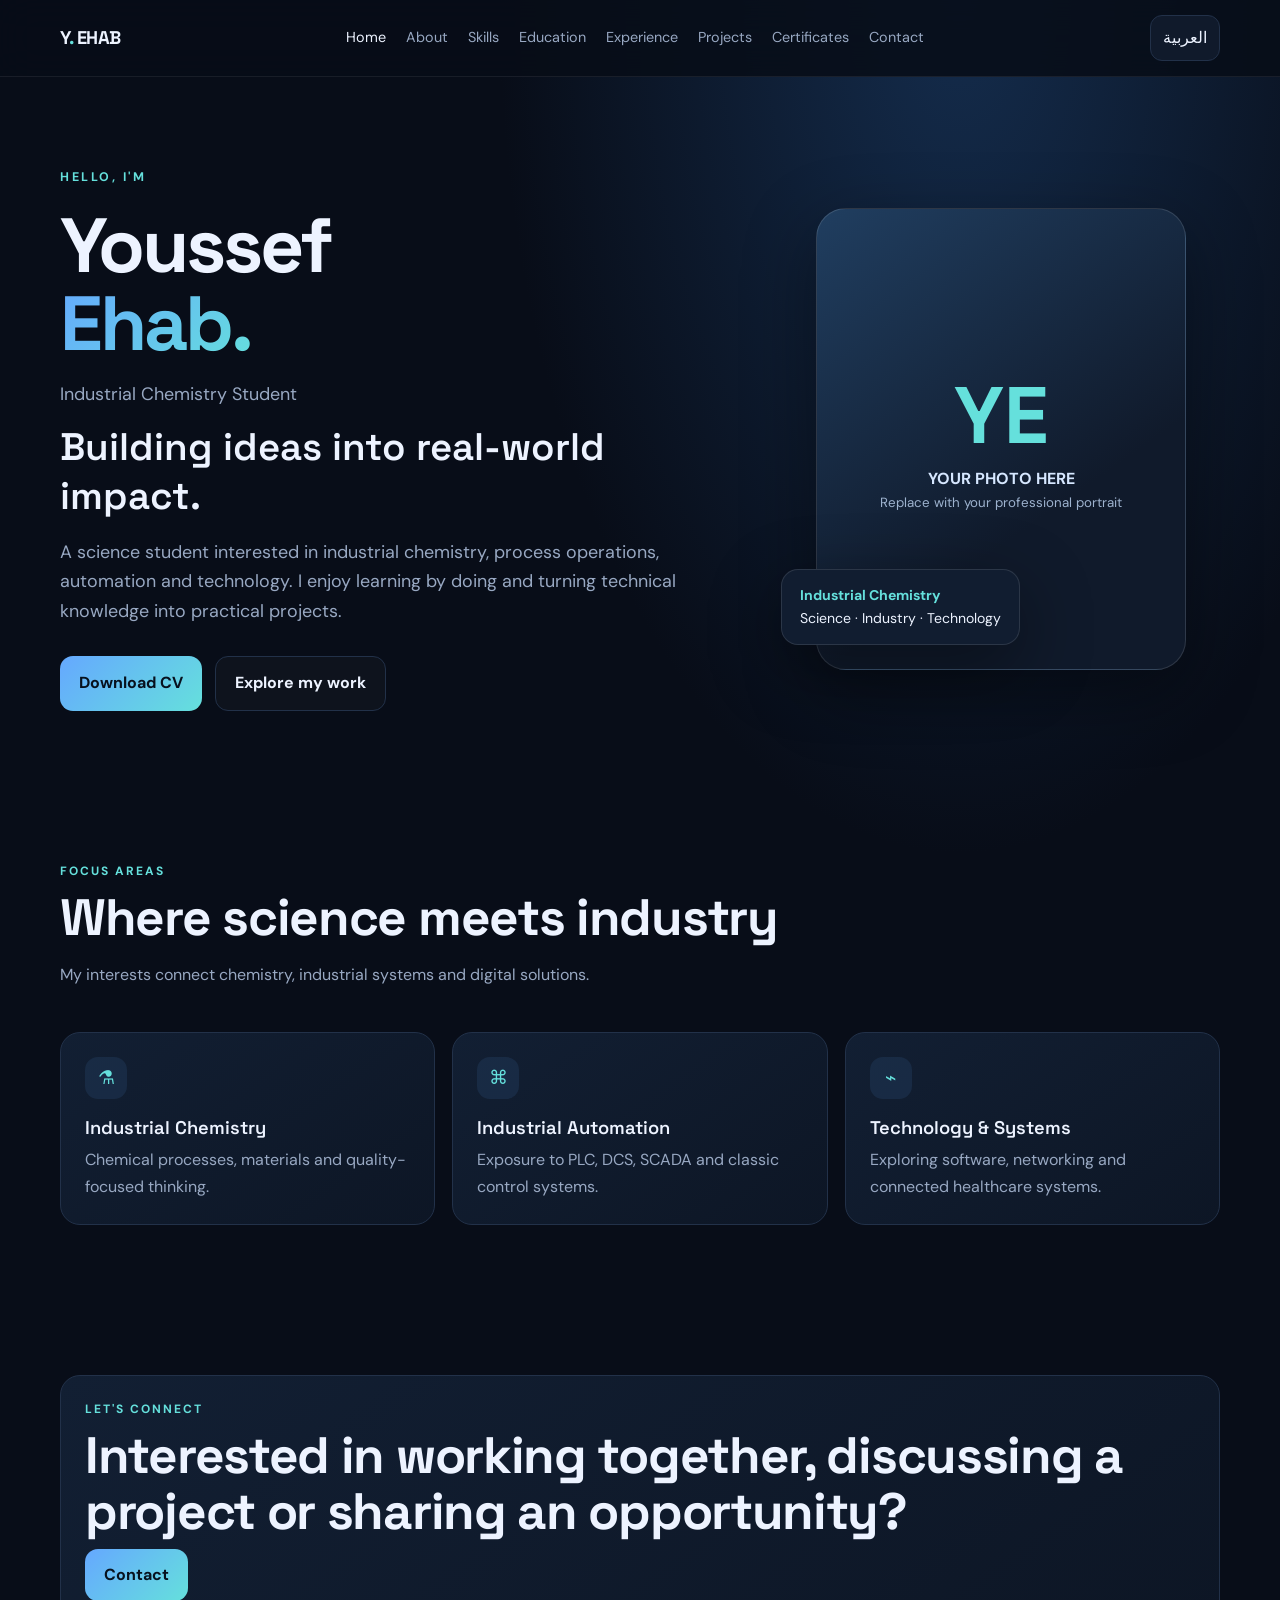
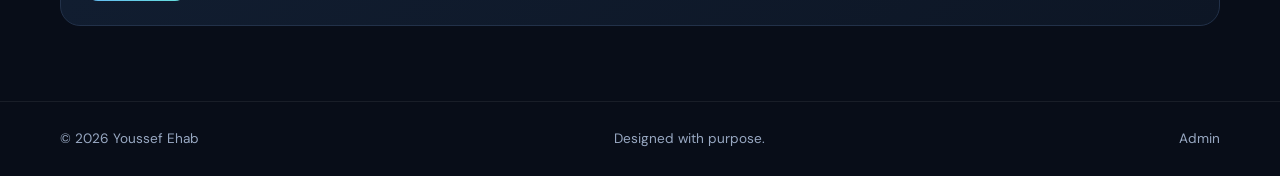
<file: index.html>
<!doctype html>
<html lang="en" dir="ltr"><head><meta charset="utf-8"><meta name="viewport" content="width=device-width,initial-scale=1"><meta name="description" content="Youssef Ehab — Industrial Chemistry student portfolio"><title>Youssef Ehab | Personal Portfolio</title><link rel="stylesheet" href="assets/css/style.css"></head>
<body data-page="home"><div id="header"></div><main id="pageContent"></main><div id="footer"></div><script src="assets/js/app.js"></script></body></html>
</file>
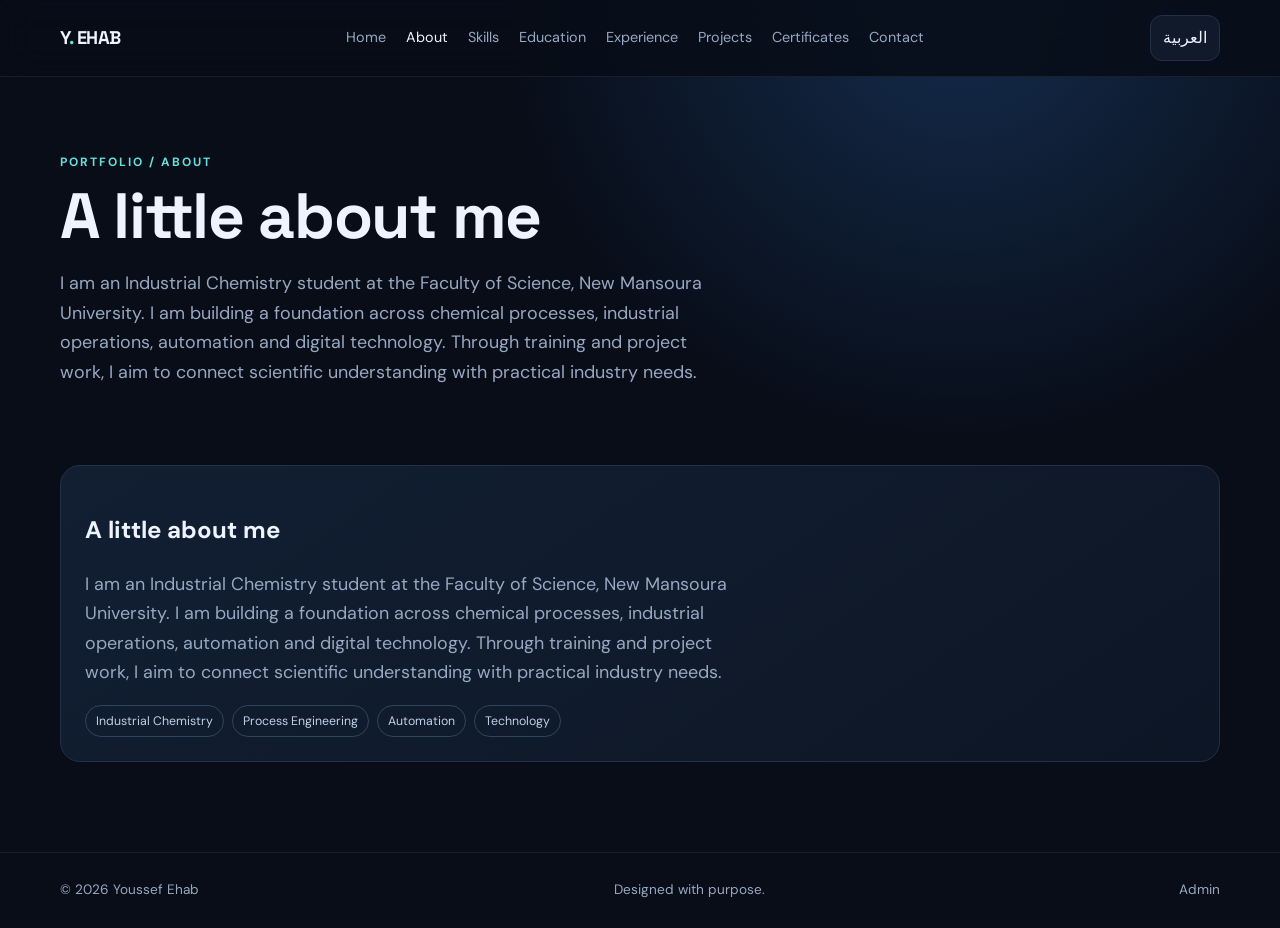
<file: about.html>
<!doctype html>
<html lang="en" dir="ltr"><head><meta charset="utf-8"><meta name="viewport" content="width=device-width,initial-scale=1"><meta name="description" content="Youssef Ehab — Industrial Chemistry student portfolio"><title>Youssef Ehab | Personal Portfolio</title><link rel="stylesheet" href="assets/css/style.css"></head>
<body data-page="about"><div id="header"></div><main id="pageContent"></main><div id="footer"></div><script src="assets/js/app.js"></script></body></html>
</file>
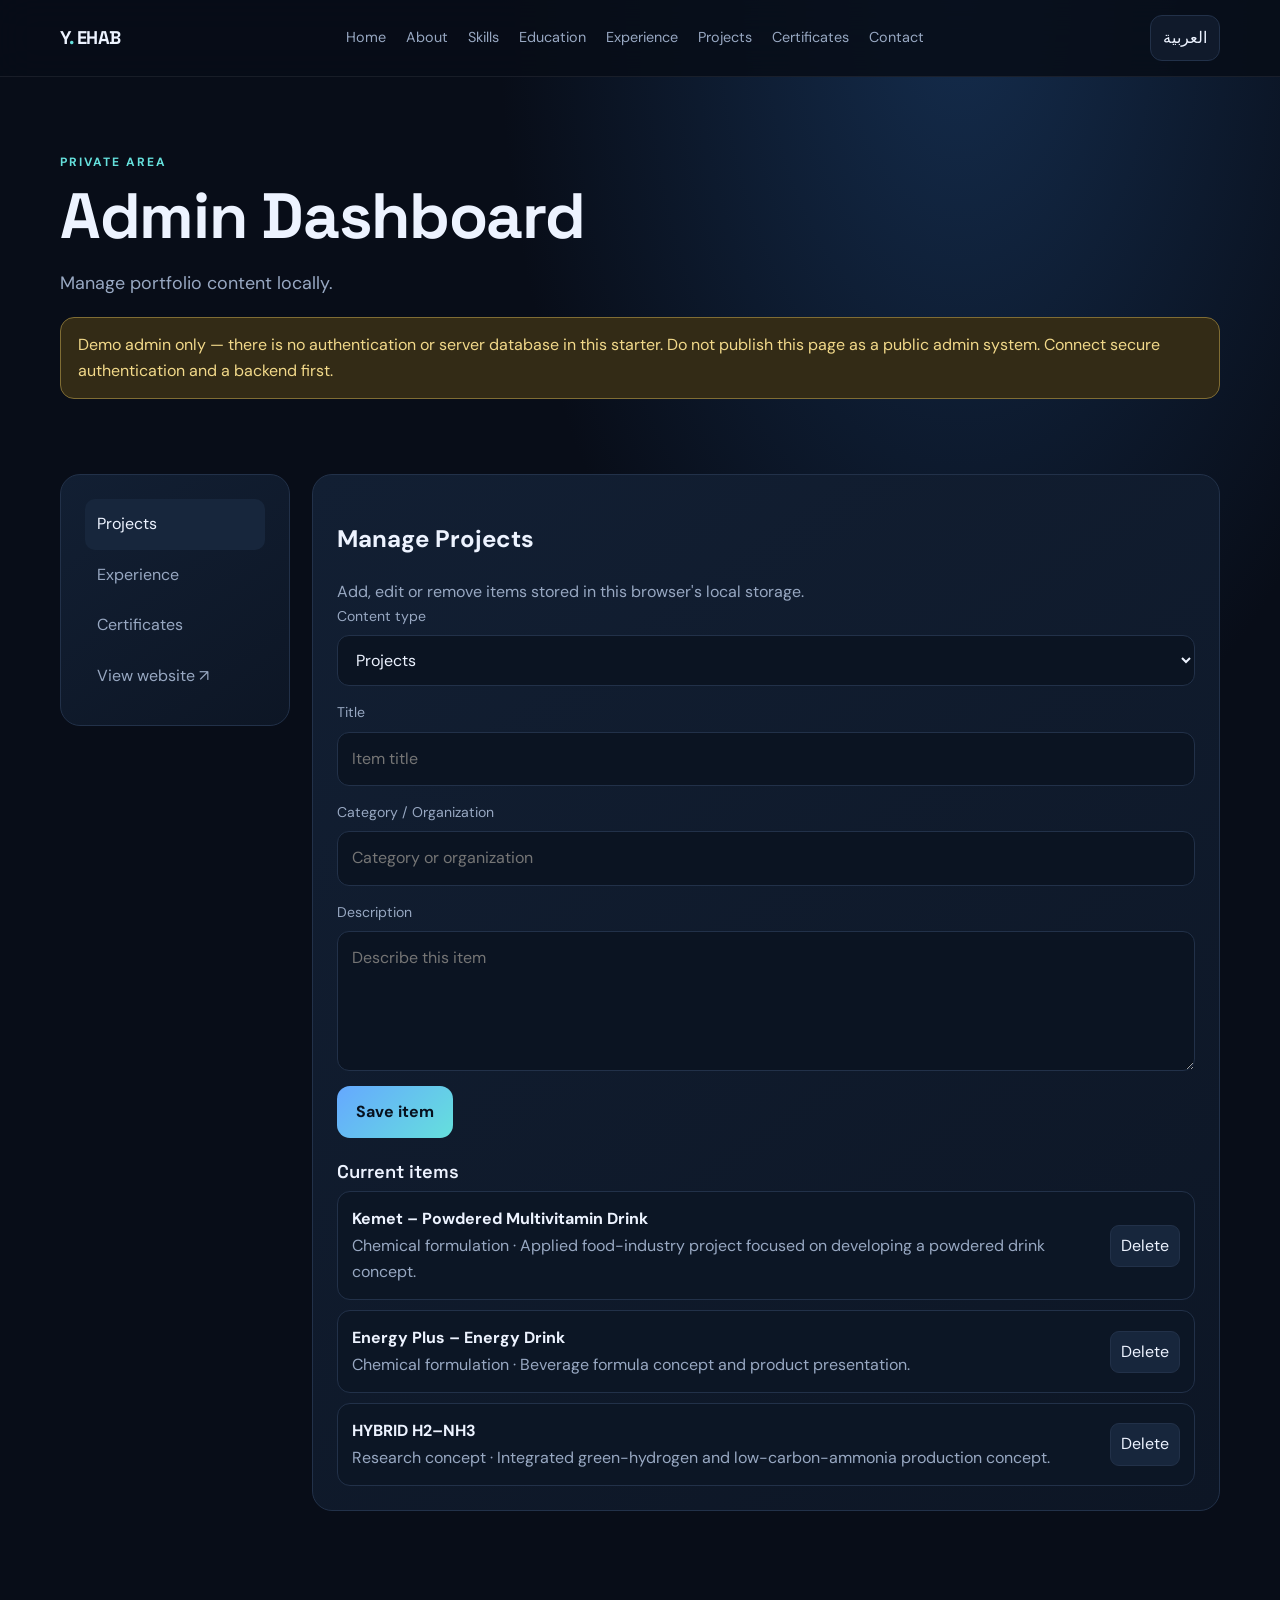
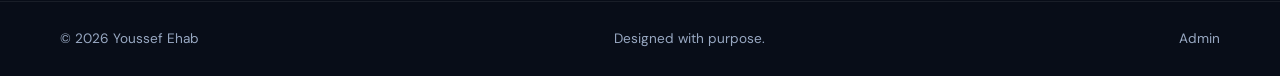
<file: admin.html>
<!doctype html>
<html lang="en" dir="ltr"><head><meta charset="utf-8"><meta name="viewport" content="width=device-width,initial-scale=1"><title>Portfolio Admin | Youssef Ehab</title><link rel="stylesheet" href="assets/css/style.css"></head>
<body data-page="admin"><div id="header"></div><section class="page-hero"><div class="shell"><div class="kicker">PRIVATE AREA</div><h1 class="page-title">Admin Dashboard</h1><p class="lead">Manage portfolio content locally.</p><div class="notice">Demo admin only — there is no authentication or server database in this starter. Do not publish this page as a public admin system. Connect secure authentication and a backend first.</div></div></section>
<section class="shell content admin-layout"><aside class="card admin-side"><a class="active" href="#projects">Projects</a><a href="#experience">Experience</a><a href="#certs">Certificates</a><a href="index.html">View website ↗</a></aside><div class="card"><h2 id="sectionTitle">Manage Projects</h2><p class="muted">Add, edit or remove items stored in this browser's local storage.</p><div class="field"><label>Content type</label><select id="type"><option value="projects">Projects</option><option value="experience">Experience</option><option value="certs">Certificates</option></select></div><div class="field"><label>Title</label><input id="title" placeholder="Item title"></div><div class="field"><label>Category / Organization</label><input id="category" placeholder="Category or organization"></div><div class="field"><label>Description</label><textarea id="description" placeholder="Describe this item"></textarea></div><button class="btn primary" id="save">Save item</button><div style="height:22px"></div><h3>Current items</h3><div id="items" class="admin-list"></div></div></section><div id="footer"></div>
<script src="assets/js/app.js"></script><script>
const type=document.querySelector("#type"),title=document.querySelector("#title"),category=document.querySelector("#category"),description=document.querySelector("#description"),items=document.querySelector("#items");
const defaults={projects:[{title:"Kemet – Powdered Multivitamin Drink",category:"Chemical formulation",description:"Applied food-industry project focused on developing a powdered drink concept."},{title:"Energy Plus – Energy Drink",category:"Chemical formulation",description:"Beverage formula concept and product presentation."},{title:"HYBRID H2–NH3",category:"Research concept",description:"Integrated green-hydrogen and low-carbon-ammonia production concept."}],experience:[{title:"EBIC – Mechanical Maintenance",category:"2025 · Fertiglobe",description:"Industrial valves, maintenance and inspection exposure."},{title:"Schneider Electric",category:"2025",description:"PLC, DCS, SCADA and industrial automation exposure."}],certs:[{title:"SOPC Industrial Training",category:"2025",description:"Petroleum refining and laboratory process-control training. Very Good."}]};
function getData(){return JSON.parse(localStorage.getItem("ye-admin-data")||JSON.stringify(defaults))}
function putData(d){localStorage.setItem("ye-admin-data",JSON.stringify(d))}
function draw(){let d=getData();items.innerHTML="";(d[type.value]||[]).forEach((x,i)=>{let row=document.createElement("div");row.className="admin-row";let info=document.createElement("div");info.innerHTML="<b></b><div class='muted'></div>";info.querySelector("b").textContent=x.title;info.querySelector("div").textContent=x.category+" · "+x.description;let del=document.createElement("button");del.className="small-btn";del.textContent="Delete";del.onclick=()=>{d[type.value].splice(i,1);putData(d);draw()};row.append(info,del);items.append(row)});if(!items.children.length)items.innerHTML="<div class='empty-state'>No items yet.</div>"}
type.onchange=draw;document.querySelector("#save").onclick=()=>{if(!title.value.trim())return alert("Please enter a title");let d=getData();d[type.value]??=[];d[type.value].push({title:title.value.trim(),category:category.value.trim(),description:description.value.trim()});putData(d);title.value=category.value=description.value="";draw()};draw();
</script></body></html>
</file>
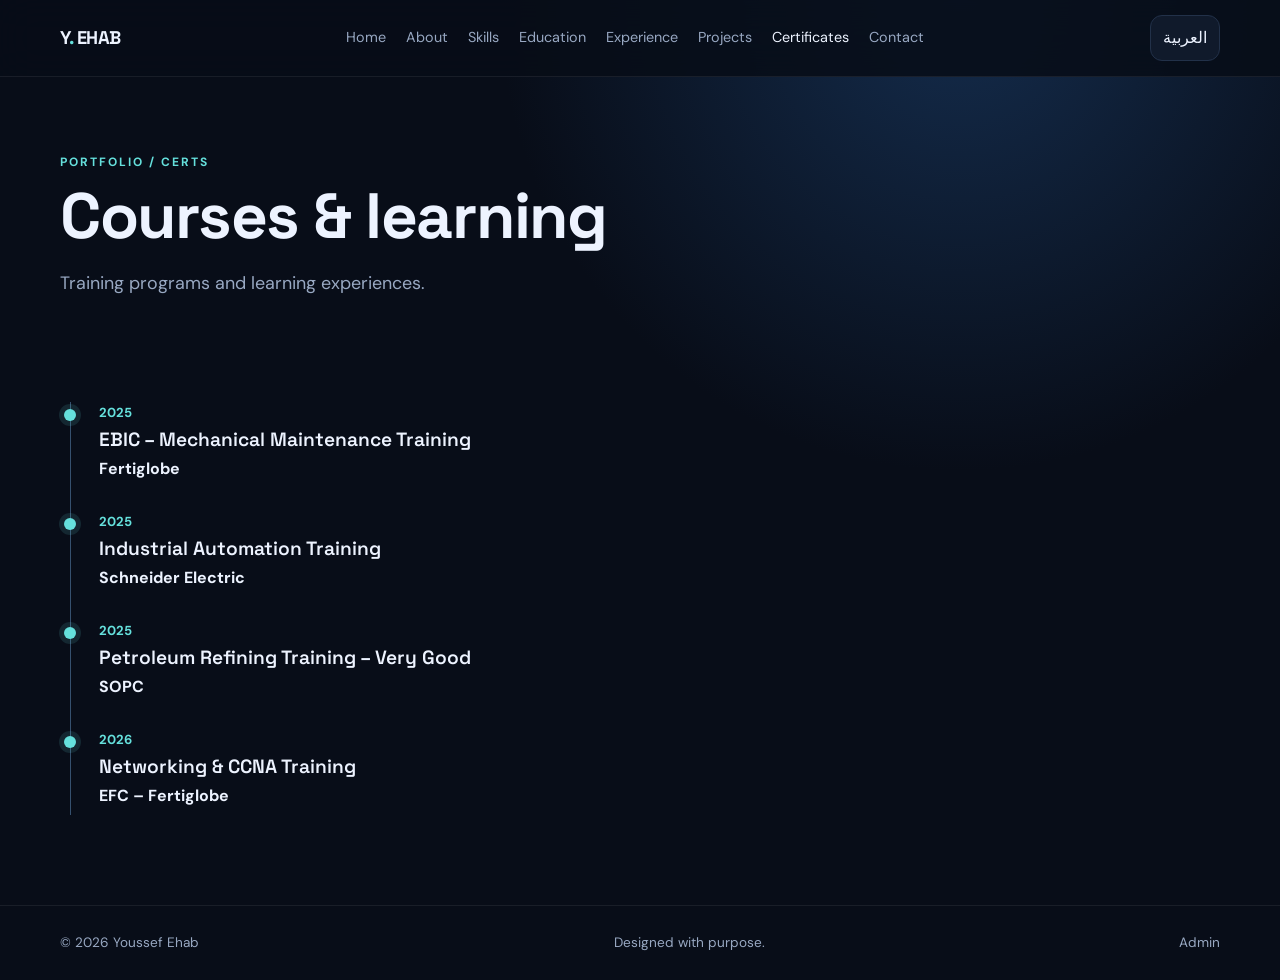
<file: certs.html>
<!doctype html>
<html lang="en" dir="ltr"><head><meta charset="utf-8"><meta name="viewport" content="width=device-width,initial-scale=1"><meta name="description" content="Youssef Ehab — Industrial Chemistry student portfolio"><title>Youssef Ehab | Personal Portfolio</title><link rel="stylesheet" href="assets/css/style.css"></head>
<body data-page="certs"><div id="header"></div><main id="pageContent"></main><div id="footer"></div><script src="assets/js/app.js"></script></body></html>
</file>
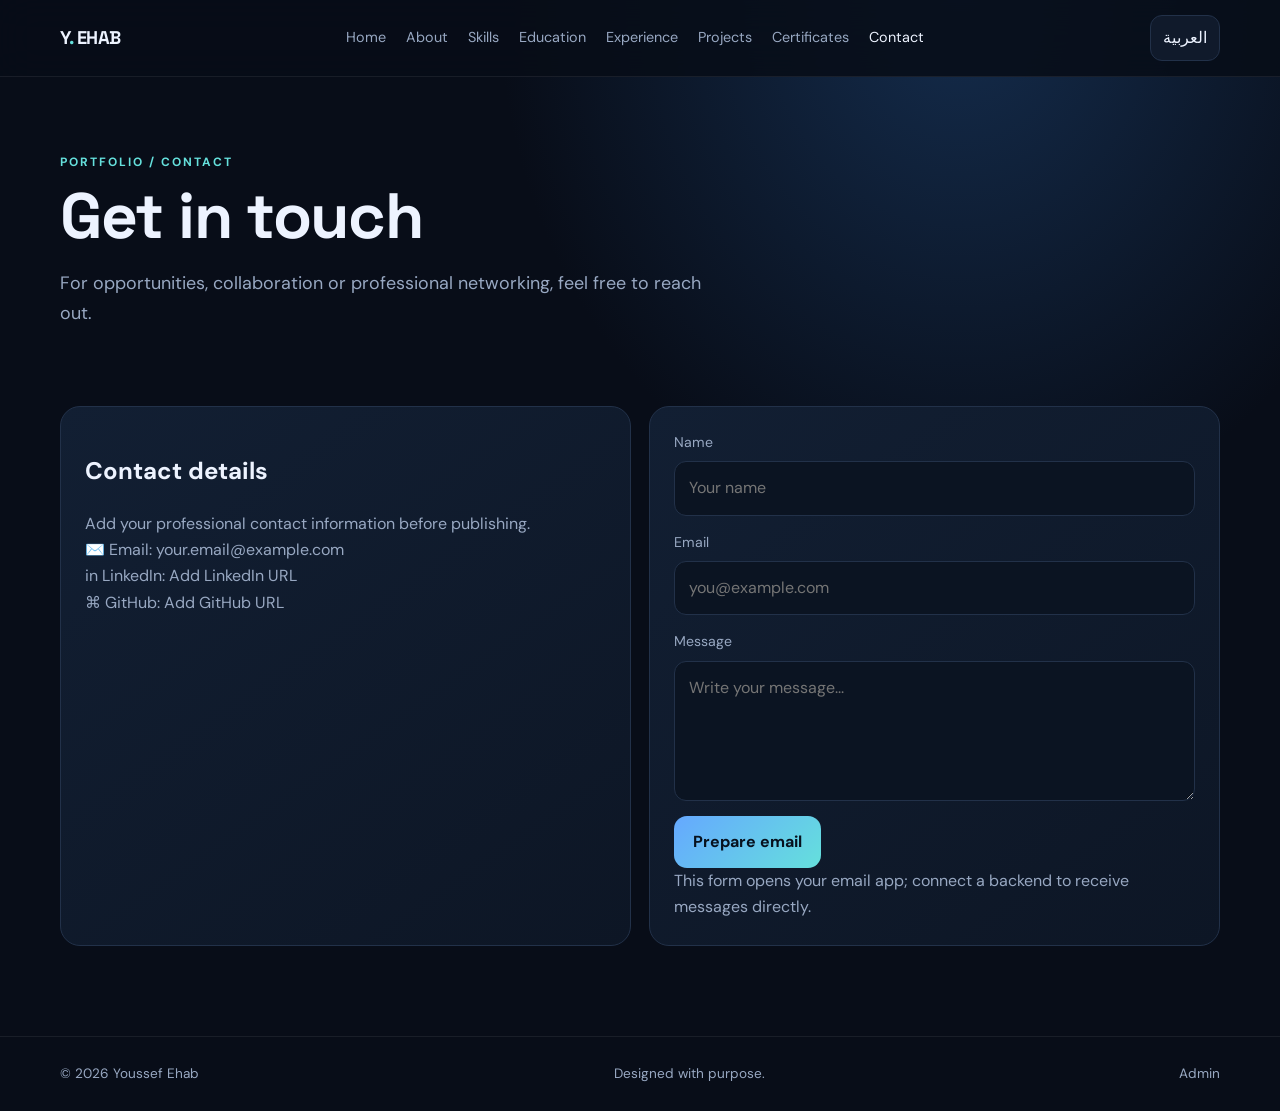
<file: contact.html>
<!doctype html>
<html lang="en" dir="ltr"><head><meta charset="utf-8"><meta name="viewport" content="width=device-width,initial-scale=1"><meta name="description" content="Youssef Ehab — Industrial Chemistry student portfolio"><title>Youssef Ehab | Personal Portfolio</title><link rel="stylesheet" href="assets/css/style.css"></head>
<body data-page="contact"><div id="header"></div><main id="pageContent"></main><div id="footer"></div><script src="assets/js/app.js"></script></body></html>
</file>
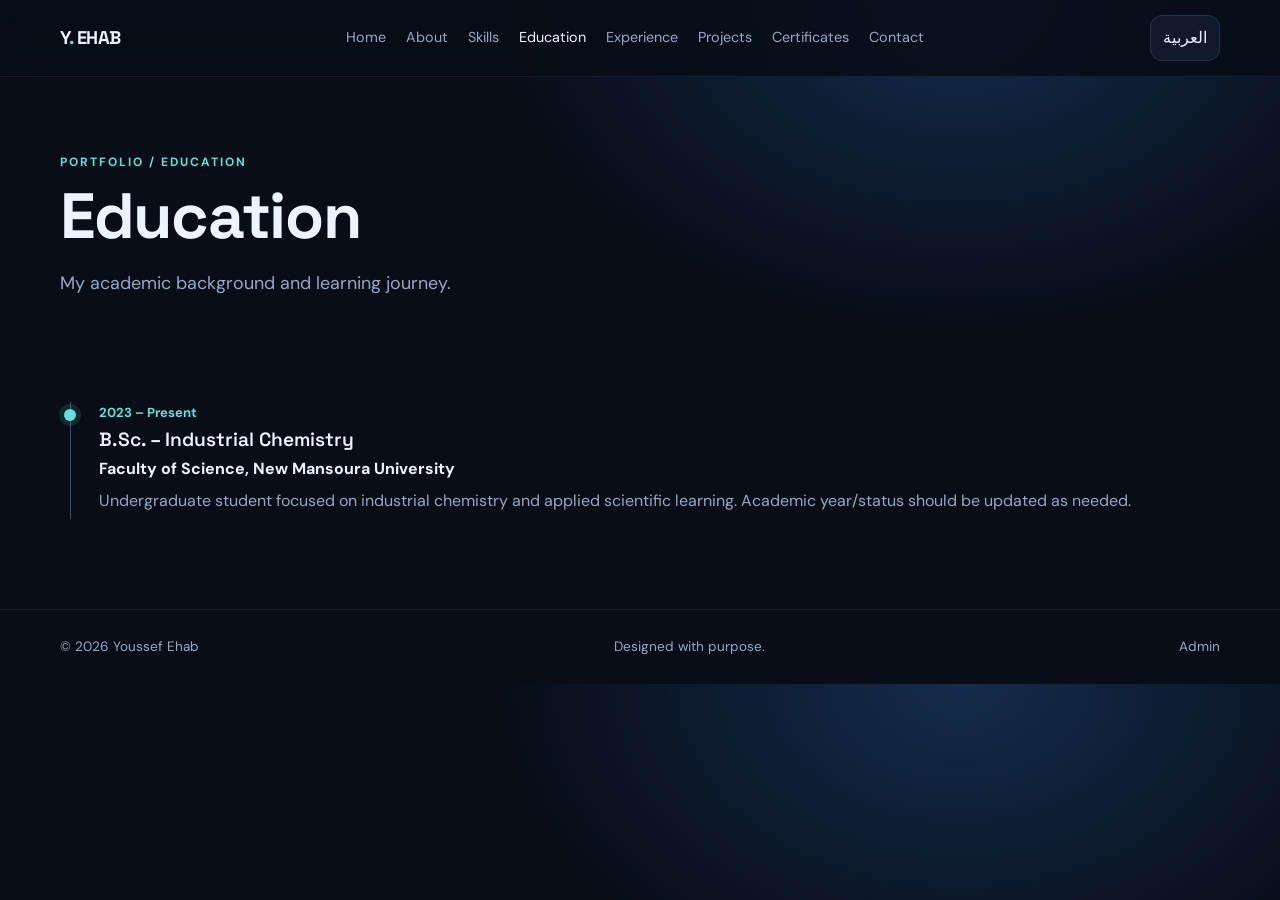
<file: education.html>
<!doctype html>
<html lang="en" dir="ltr"><head><meta charset="utf-8"><meta name="viewport" content="width=device-width,initial-scale=1"><meta name="description" content="Youssef Ehab — Industrial Chemistry student portfolio"><title>Youssef Ehab | Personal Portfolio</title><link rel="stylesheet" href="assets/css/style.css"></head>
<body data-page="education"><div id="header"></div><main id="pageContent"></main><div id="footer"></div><script src="assets/js/app.js"></script></body></html>
</file>
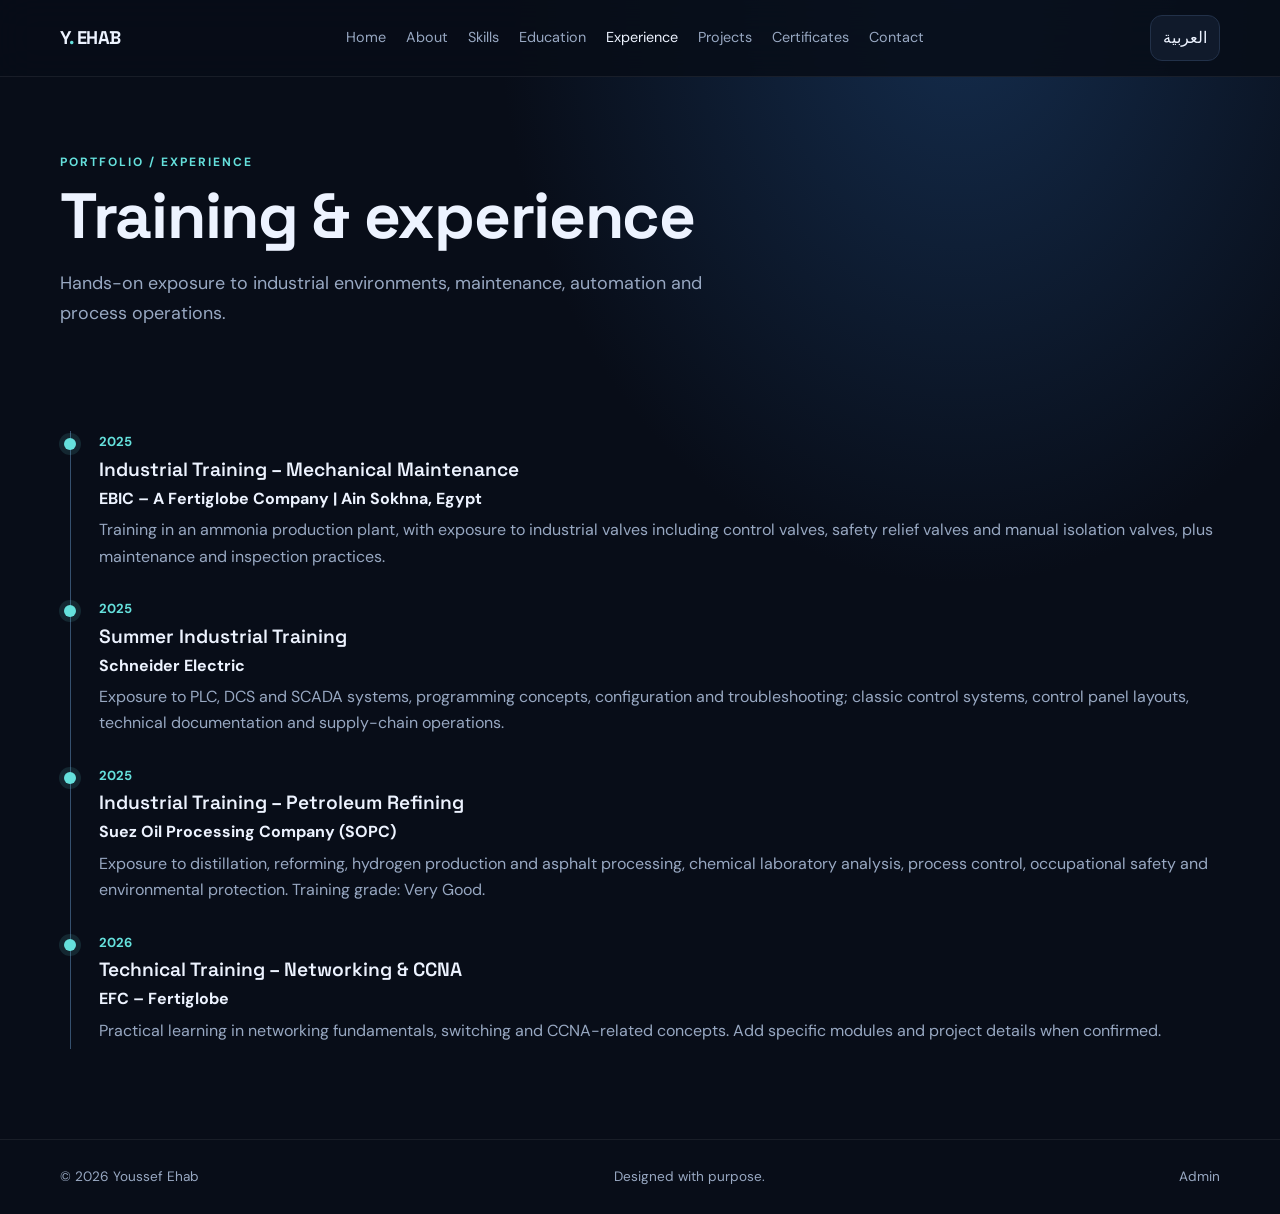
<file: experience.html>
<!doctype html>
<html lang="en" dir="ltr"><head><meta charset="utf-8"><meta name="viewport" content="width=device-width,initial-scale=1"><meta name="description" content="Youssef Ehab — Industrial Chemistry student portfolio"><title>Youssef Ehab | Personal Portfolio</title><link rel="stylesheet" href="assets/css/style.css"></head>
<body data-page="experience"><div id="header"></div><main id="pageContent"></main><div id="footer"></div><script src="assets/js/app.js"></script></body></html>
</file>
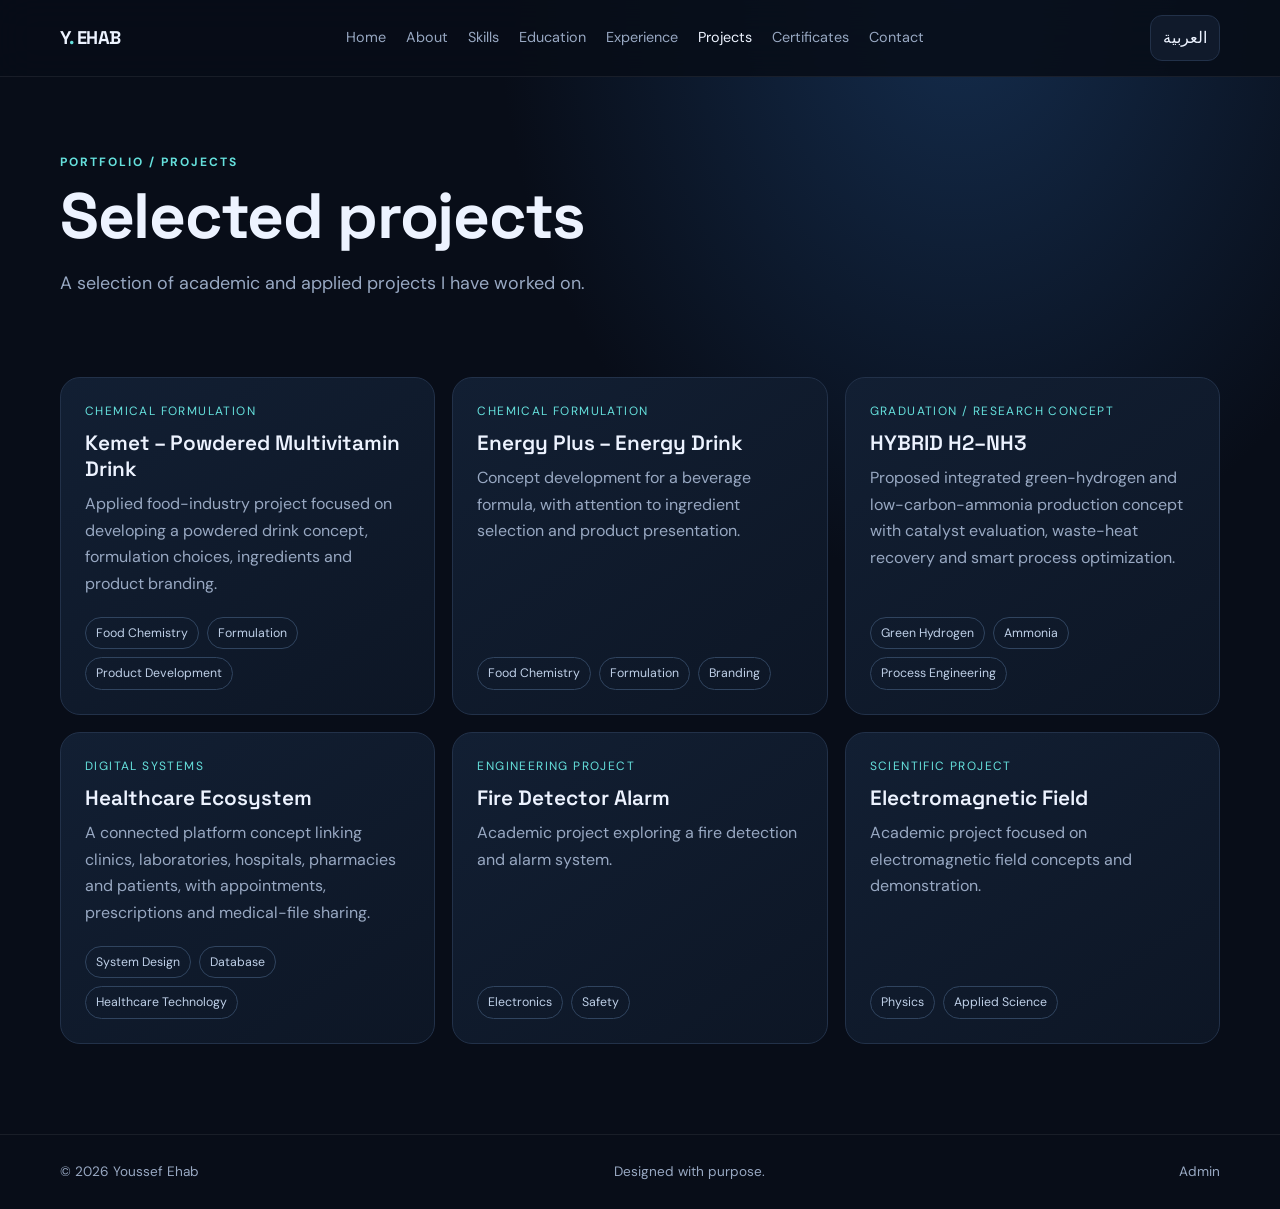
<file: projects.html>
<!doctype html>
<html lang="en" dir="ltr"><head><meta charset="utf-8"><meta name="viewport" content="width=device-width,initial-scale=1"><meta name="description" content="Youssef Ehab — Industrial Chemistry student portfolio"><title>Youssef Ehab | Personal Portfolio</title><link rel="stylesheet" href="assets/css/style.css"></head>
<body data-page="projects"><div id="header"></div><main id="pageContent"></main><div id="footer"></div><script src="assets/js/app.js"></script></body></html>
</file>
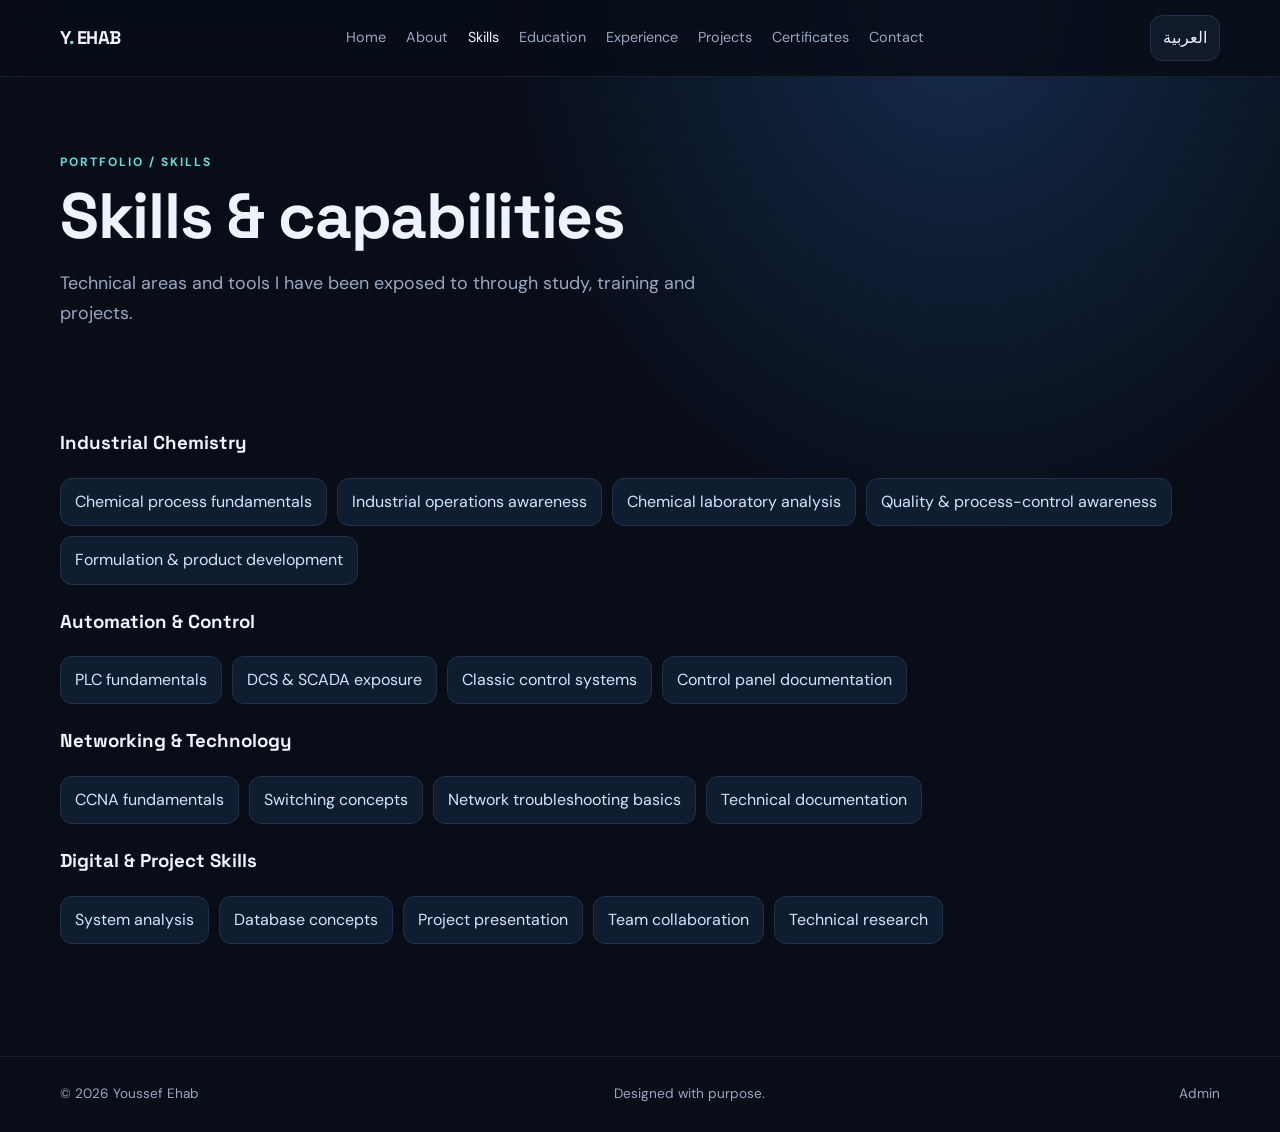
<file: skills.html>
<!doctype html>
<html lang="en" dir="ltr"><head><meta charset="utf-8"><meta name="viewport" content="width=device-width,initial-scale=1"><meta name="description" content="Youssef Ehab — Industrial Chemistry student portfolio"><title>Youssef Ehab | Personal Portfolio</title><link rel="stylesheet" href="assets/css/style.css"></head>
<body data-page="skills"><div id="header"></div><main id="pageContent"></main><div id="footer"></div><script src="assets/js/app.js"></script></body></html>
</file>
<file: assets/css/style.css>
@import url('https://fonts.googleapis.com/css2?family=DM+Sans:wght@400;500;600;700;800&family=Space+Grotesk:wght@400;500;600;700&display=swap');
:root{--bg:#080d18;--panel:#101a2b;--panel2:#0c1422;--line:#223149;--text:#edf3ff;--muted:#98a8c2;--blue:#65a8ff;--cyan:#65e0dc;--accent:linear-gradient(135deg,#65a8ff,#65e0dc);--shadow:0 22px 70px #0006}
*{box-sizing:border-box}html{scroll-behavior:smooth}body{margin:0;background:radial-gradient(ellipse at 75% 0%,#142c4c 0,transparent 34%),var(--bg);color:var(--text);font-family:'DM Sans',sans-serif;line-height:1.65}a{color:inherit;text-decoration:none}button,input,textarea,select{font:inherit}.shell{width:min(1160px,calc(100% - 40px));margin:auto}.topbar{position:sticky;top:0;z-index:20;background:#080d18dd;backdrop-filter:blur(18px);border-bottom:1px solid #ffffff12}.nav{height:76px;display:flex;align-items:center;justify-content:space-between;gap:22px}.brand{font-family:'Space Grotesk';font-weight:700;font-size:1.15rem;letter-spacing:-.5px}.brand span{color:var(--cyan)}.navlinks{display:flex;align-items:center;gap:20px}.navlinks a{font-size:.9rem;color:var(--muted);transition:.2s}.navlinks a:hover,.navlinks a.active{color:var(--text)}.nav-actions{display:flex;align-items:center;gap:10px}.lang,.menu-btn{border:1px solid var(--line);background:var(--panel);color:var(--text);border-radius:12px;padding:9px 12px;cursor:pointer}.menu-btn{display:none}.hero{padding:90px 0 76px;display:grid;grid-template-columns:1.2fr .8fr;align-items:center;gap:65px;min-height:610px}.eyebrow{color:var(--cyan);font-size:.78rem;text-transform:uppercase;letter-spacing:2.5px;font-weight:700}.hero h1{font:700 clamp(3rem,6vw,5.6rem)/1.02 'Space Grotesk';letter-spacing:-3px;margin:18px 0}.hero h1 span{background:var(--accent);-webkit-background-clip:text;background-clip:text;color:transparent}.hero p,.lead{font-size:1.12rem;color:var(--muted);max-width:650px}.actions{display:flex;flex-wrap:wrap;gap:13px;margin-top:30px}.btn{display:inline-flex;align-items:center;justify-content:center;padding:13px 19px;border-radius:13px;font-weight:700;border:1px solid var(--line);transition:.2s;cursor:pointer}.btn.primary{background:var(--accent);color:#07111e;border:0}.btn.ghost{background:#ffffff06}.btn:hover{transform:translateY(-2px)}.portrait-wrap{position:relative;max-width:370px;margin:auto;width:100%}.portrait{aspect-ratio:4/5;border-radius:30px;border:1px solid #ffffff20;background:linear-gradient(145deg,#203e60,#101a2b 65%);display:flex;align-items:center;justify-content:center;overflow:hidden;box-shadow:var(--shadow);position:relative}.portrait img{width:100%;height:100%;object-fit:cover}.portrait-placeholder{text-align:center;padding:30px;color:#d6e7ff}.portrait-placeholder .initials{font:700 5rem 'Space Grotesk';color:var(--cyan)}.portrait-placeholder small{display:block;color:#9db2ce}.float-card{position:absolute;bottom:25px;left:-35px;background:#111d30;border:1px solid #ffffff1c;border-radius:17px;padding:14px 18px;box-shadow:var(--shadow);font-size:.88rem}.float-card b{display:block;color:var(--cyan)}.section{padding:75px 0}.section-head{display:flex;align-items:end;justify-content:space-between;gap:20px;margin-bottom:28px}.kicker{color:var(--cyan);text-transform:uppercase;letter-spacing:2px;font-size:.75rem;font-weight:700}.section h2,.page-title{font:700 clamp(2rem,4vw,3.2rem)/1.1 'Space Grotesk';letter-spacing:-1.3px;margin:8px 0}.muted{color:var(--muted)}.grid{display:grid;grid-template-columns:repeat(3,1fr);gap:17px}.card{background:linear-gradient(145deg,#121f33,#0d1625);border:1px solid var(--line);border-radius:20px;padding:24px;transition:.25s}.card:hover{transform:translateY(-4px);border-color:#4c7caf}.card .icon{width:42px;height:42px;border-radius:13px;background:#65a8ff18;color:var(--cyan);display:grid;place-items:center;font-size:1.2rem;margin-bottom:17px}.card h3{margin:0 0 8px;font:600 1.15rem 'Space Grotesk'}.card p{color:var(--muted);margin:0}.taglist{display:flex;flex-wrap:wrap;gap:8px;margin-top:17px}.tag{border:1px solid #30445f;color:#bfd0e8;padding:5px 10px;border-radius:999px;font-size:.77rem}.page-hero{padding:76px 0 32px}.page-title{font-size:clamp(2.6rem,5vw,4.3rem)}.content{padding:28px 0 90px}.timeline{border-left:1px solid #35506e;margin:25px 0 0 10px;padding-left:28px;display:grid;gap:23px}.timeline-item{position:relative}.timeline-item:before{content:'';position:absolute;left:-35px;top:7px;width:12px;height:12px;border-radius:50%;background:var(--cyan);box-shadow:0 0 0 5px #65e0dc20}.date{color:var(--cyan);font-size:.82rem;font-weight:700}.timeline-item h3{margin:4px 0;font:600 1.2rem 'Space Grotesk'}.timeline-item p{color:var(--muted);margin:5px 0}.skill-group{margin:22px 0}.skill-group h3{font-family:'Space Grotesk'}.skill-chips{display:flex;flex-wrap:wrap;gap:10px}.skill-chips span{background:#101d30;border:1px solid var(--line);padding:10px 14px;border-radius:12px;color:#d5e4fa}.project-card{display:flex;flex-direction:column;min-height:250px}.project-card .project-type{color:var(--cyan);font-size:.75rem;letter-spacing:1.4px;text-transform:uppercase}.project-card h3{font-size:1.3rem;margin:9px 0}.project-card .taglist{margin-top:auto;padding-top:20px}.contact-box{display:grid;grid-template-columns:1fr 1fr;gap:18px}.field{display:grid;gap:7px;margin-bottom:15px}.field label{color:var(--muted);font-size:.88rem}.field input,.field textarea,.field select{width:100%;padding:13px 14px;border-radius:12px;border:1px solid var(--line);background:#0b1422;color:var(--text);outline:none}.field textarea{min-height:140px;resize:vertical}.footer{border-top:1px solid #ffffff12;padding:26px 0;color:var(--muted);font-size:.85rem}.footer-inner{display:flex;justify-content:space-between;gap:15px;flex-wrap:wrap}.admin-layout{display:grid;grid-template-columns:230px 1fr;gap:22px}.admin-side{align-self:start;position:sticky;top:100px}.admin-side a{display:block;padding:12px;border-radius:10px;color:var(--muted)}.admin-side a.active,.admin-side a:hover{background:#17263c;color:var(--text)}.notice{border:1px solid #806d34;background:#332b16;color:#f2d98a;padding:14px 17px;border-radius:14px;margin:15px 0}.admin-list{display:grid;gap:10px}.admin-row{display:flex;justify-content:space-between;gap:15px;align-items:center;padding:14px;background:#0c1625;border:1px solid var(--line);border-radius:13px}.small-btn{background:#17263c;border:1px solid var(--line);color:var(--text);padding:7px 10px;border-radius:9px;cursor:pointer}.empty-state{padding:25px;text-align:center;color:var(--muted);border:1px dashed var(--line);border-radius:14px}.mobile-only{display:none}
[dir=rtl] body{font-family:'DM Sans',sans-serif}[dir=rtl] .timeline{border-left:0;border-right:1px solid #35506e;margin:25px 10px 0 0;padding-left:0;padding-right:28px}[dir=rtl] .timeline-item:before{left:auto;right:-35px}[dir=rtl] .float-card{left:auto;right:-35px}
@media(max-width:900px){.navlinks{display:none;position:absolute;top:76px;left:0;right:0;background:#0b1422;padding:18px 22px;border-bottom:1px solid var(--line);flex-direction:column;align-items:flex-start}.navlinks.open{display:flex}.menu-btn{display:block}.hero{grid-template-columns:1fr;gap:35px;padding-top:65px}.portrait-wrap{max-width:300px}.grid{grid-template-columns:repeat(2,1fr)}.admin-layout{grid-template-columns:1fr}.admin-side{position:static;display:flex;flex-wrap:wrap;gap:5px}.contact-box{grid-template-columns:1fr}}
@media(max-width:600px){.shell{width:min(100% - 28px,1160px)}.nav{height:68px}.hero{min-height:auto;padding:60px 0}.hero h1{letter-spacing:-2px}.grid{grid-template-columns:1fr}.section{padding:55px 0}.section-head{display:block}.float-card{left:-8px;bottom:12px}[dir=rtl] .float-card{right:-8px}.page-hero{padding-top:55px}.navlinks{top:68px}}
</file>
